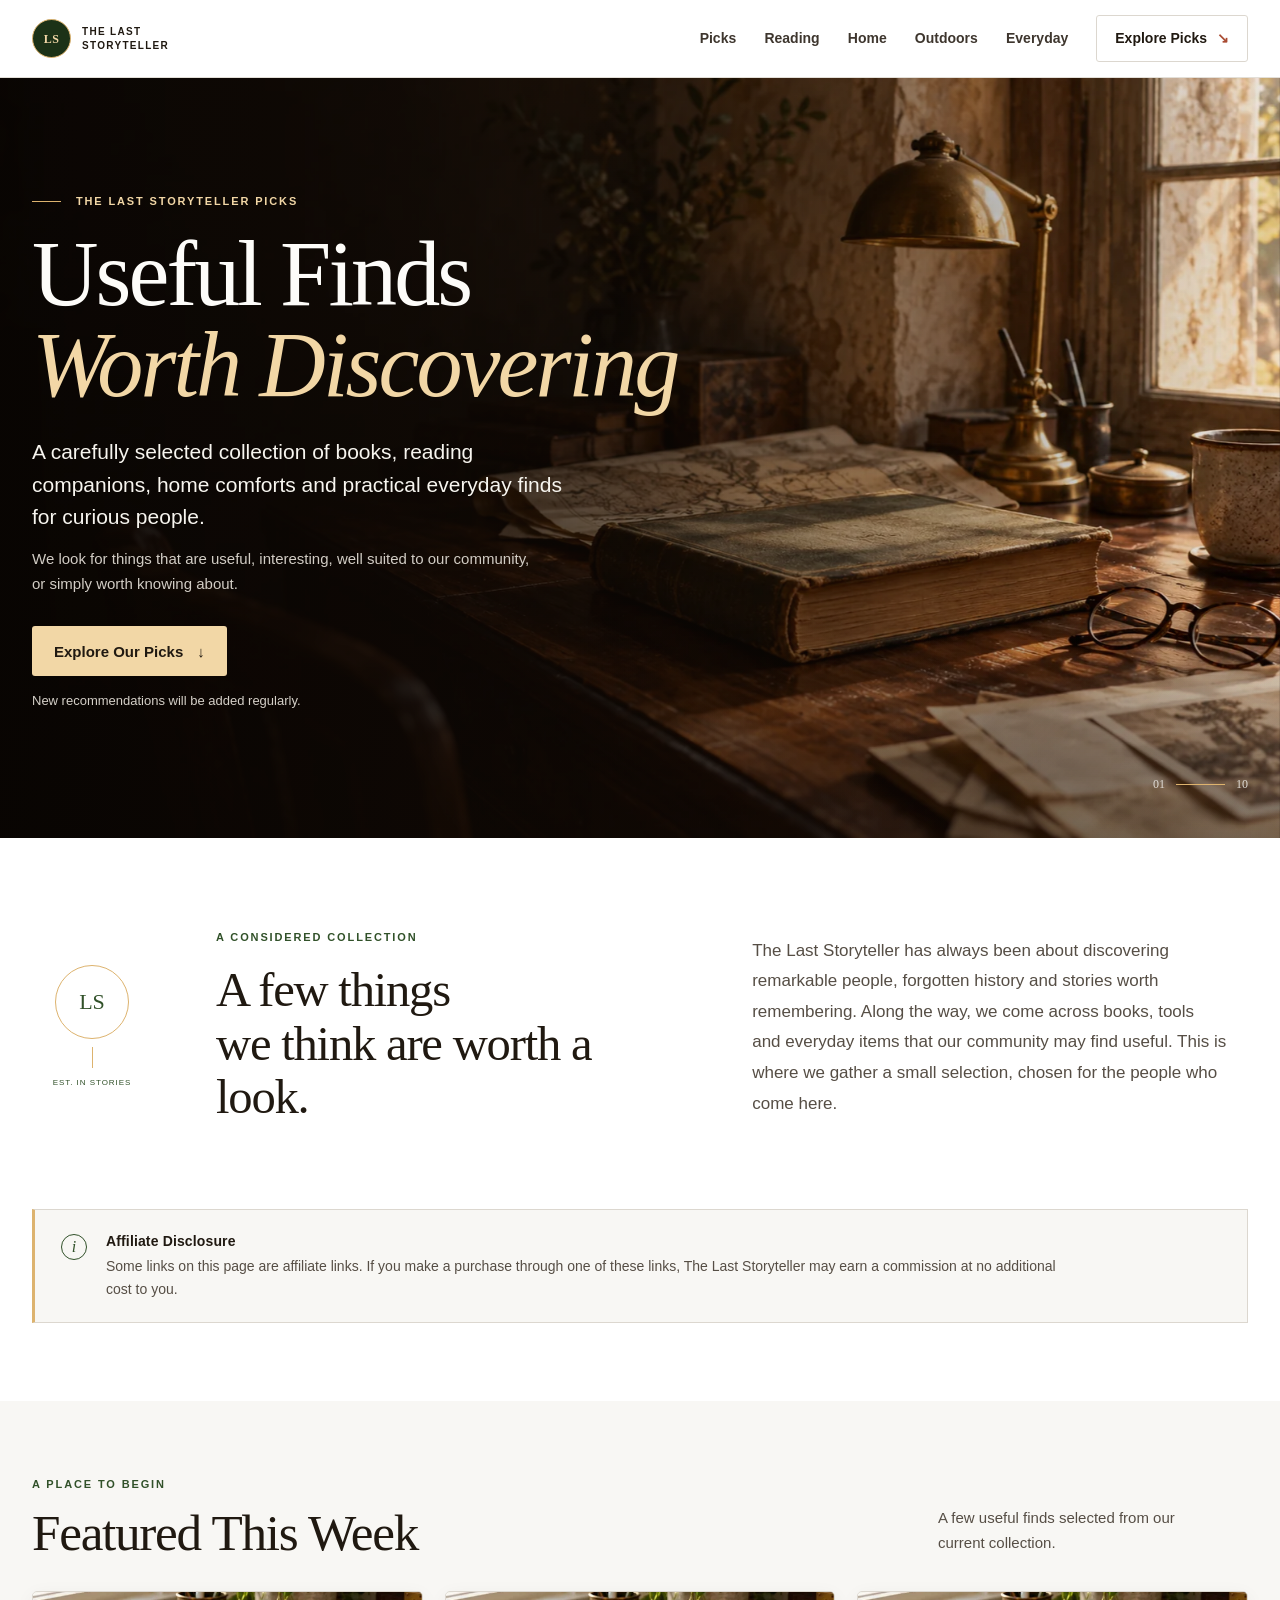
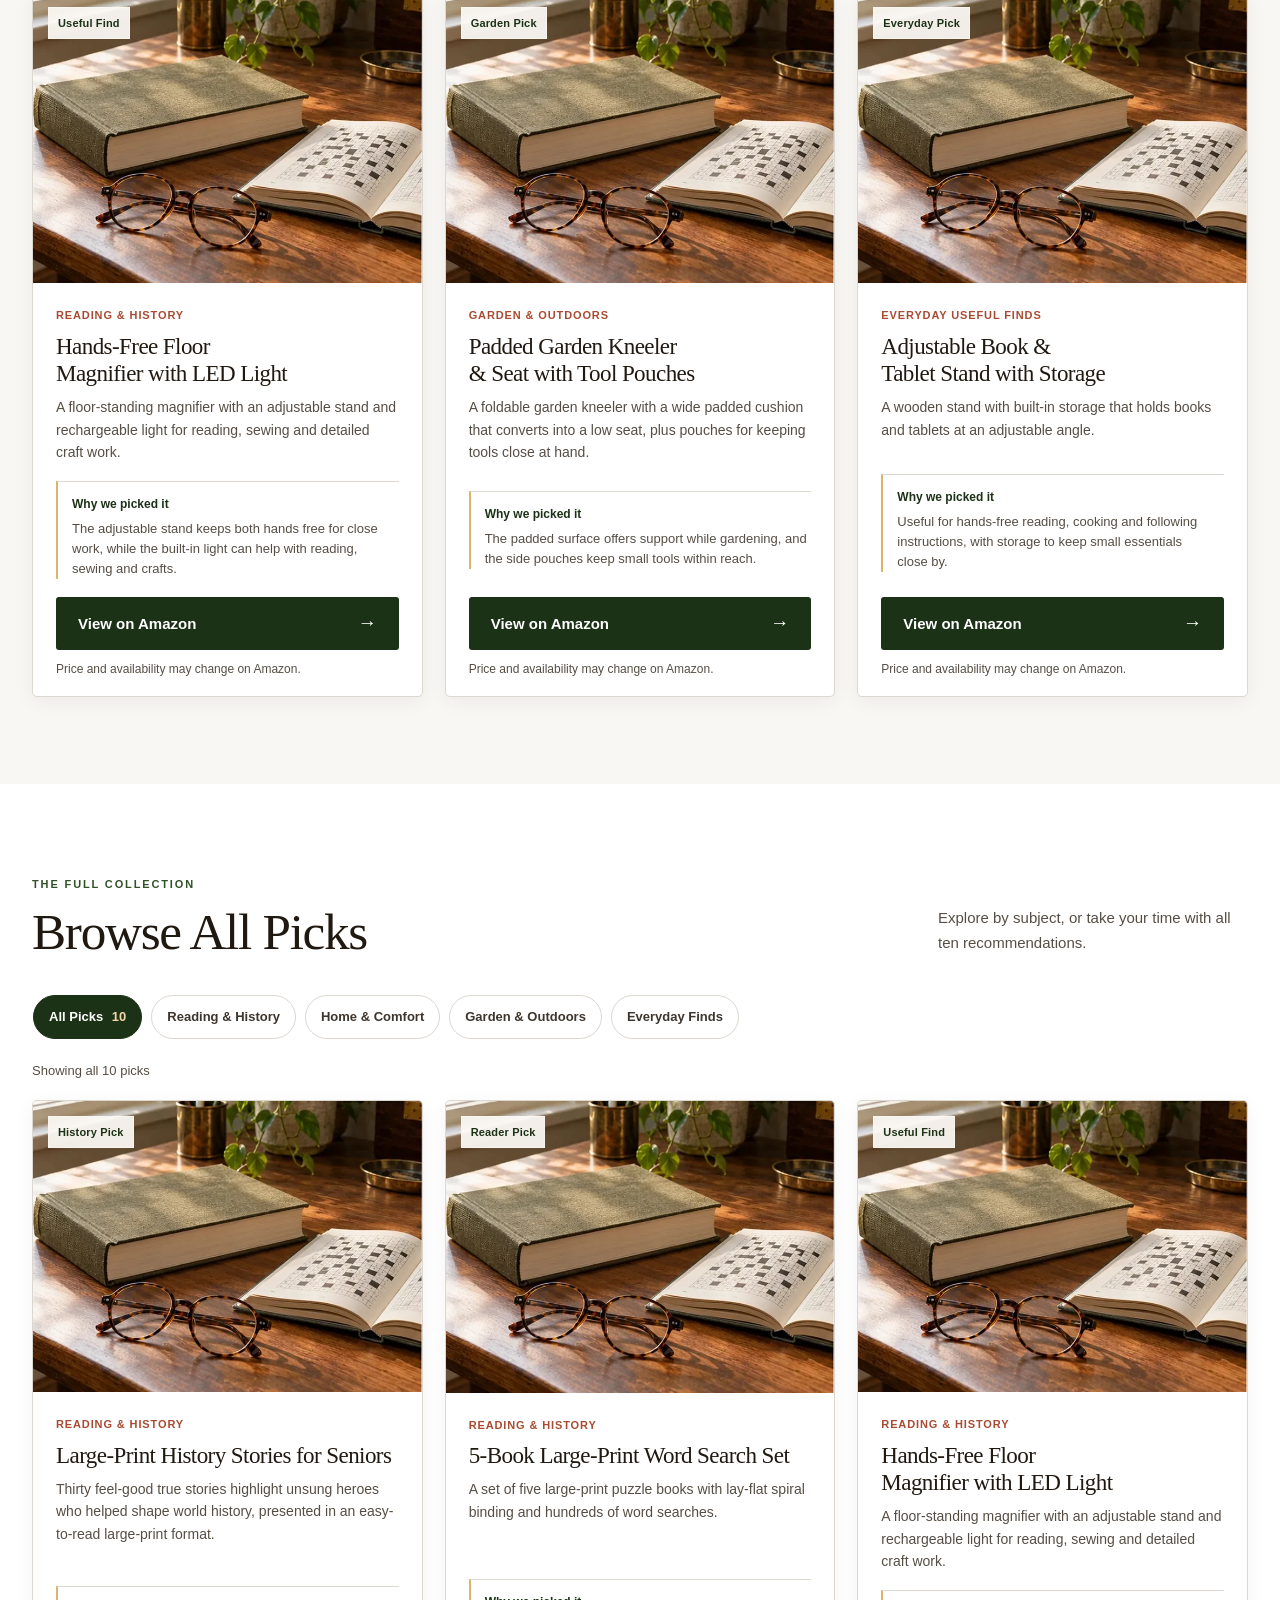
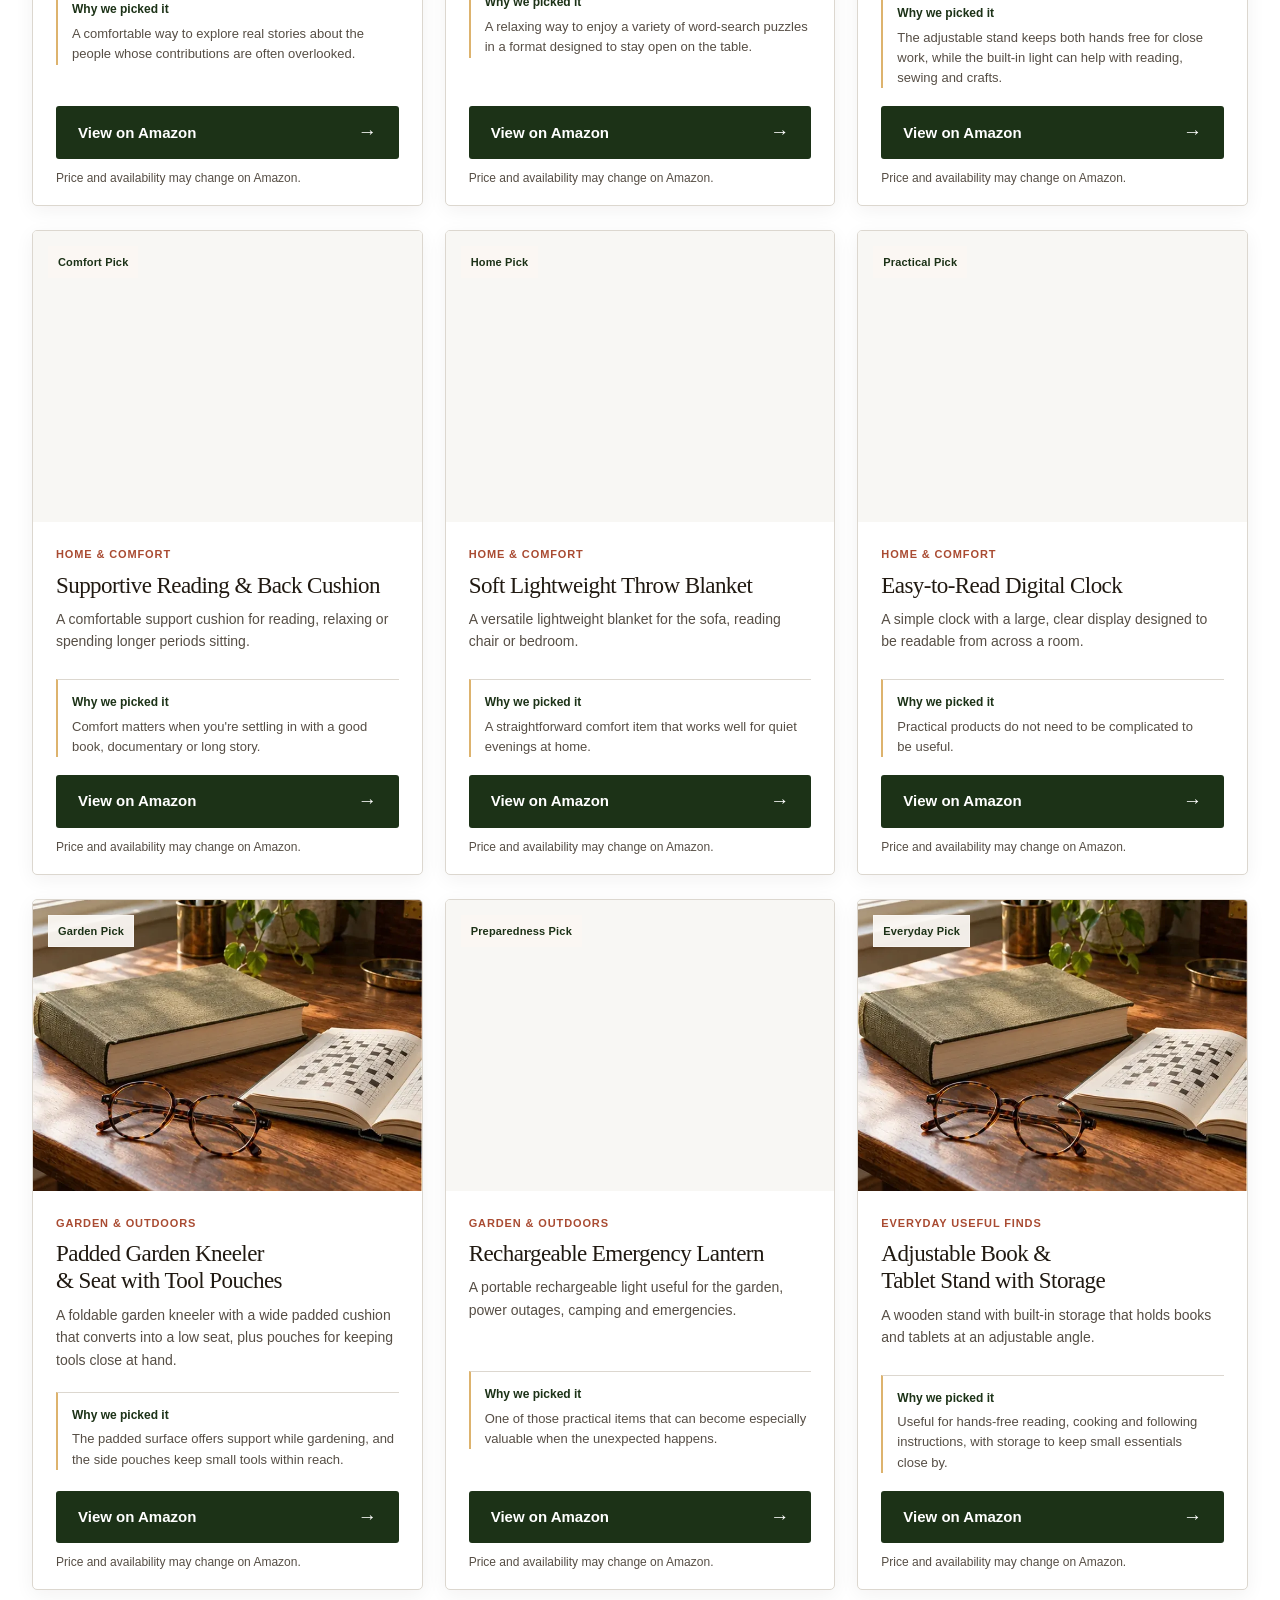
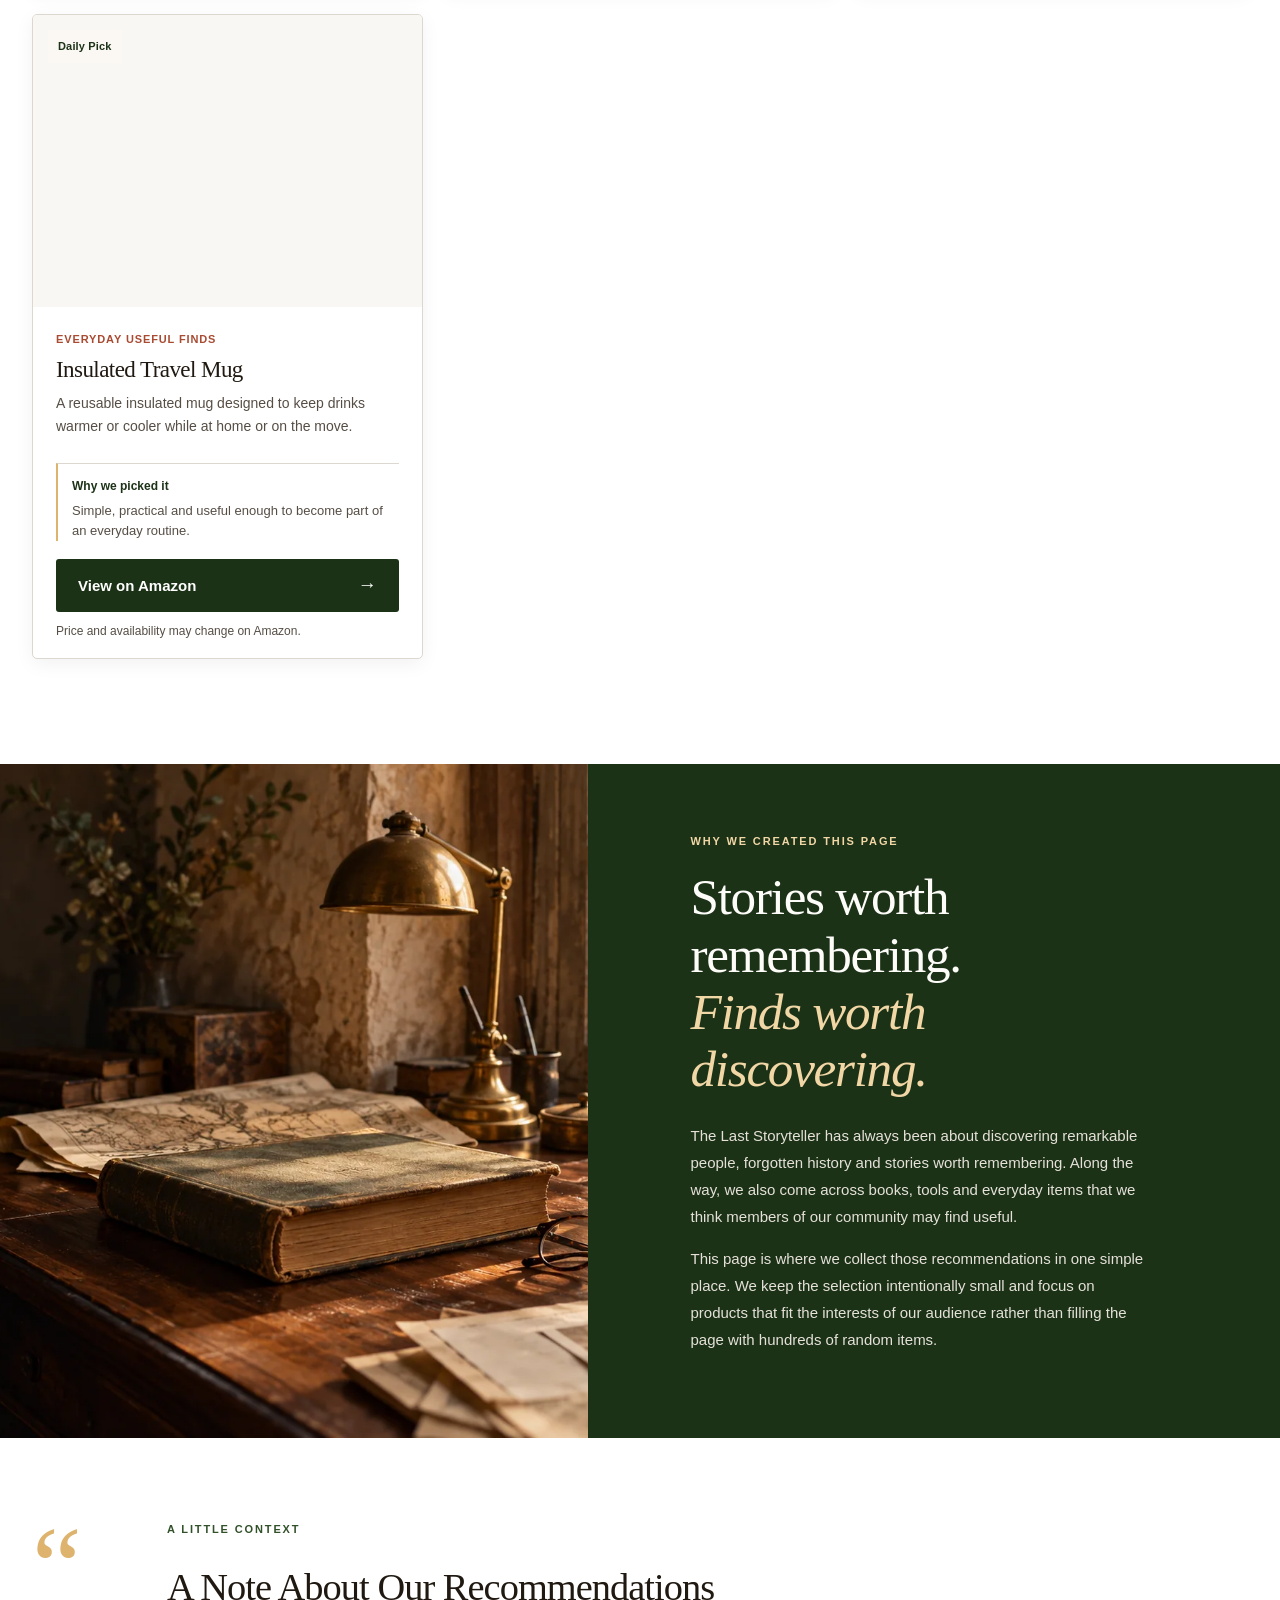
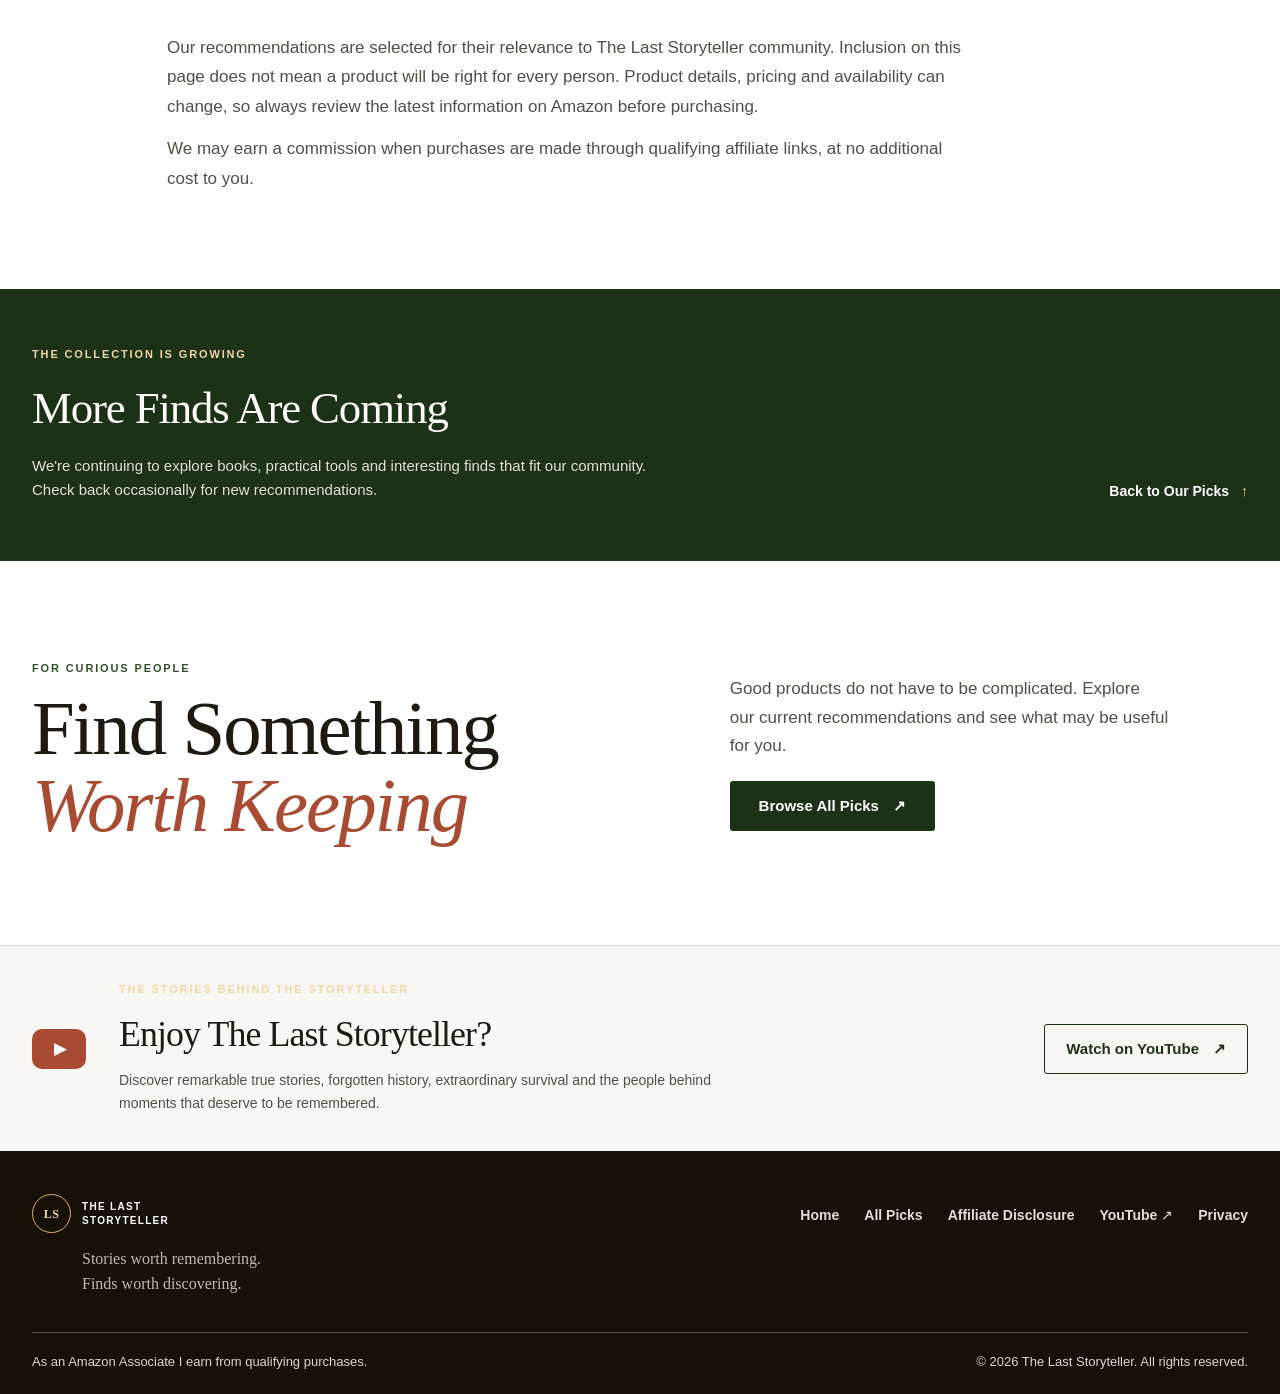
<file: index.html>
<!doctype html>
<html lang="en">
<head>
  <meta charset="utf-8">
  <meta name="viewport" content="width=device-width, initial-scale=1">
  <meta name="theme-color" content="#fbfaf7">
  <title>The Last Storyteller Picks | Useful Books, Home &amp; Everyday Finds</title>
  <meta name="description" content="Explore books, reading accessories, home comforts, garden tools and practical everyday finds selected for The Last Storyteller community.">
  <link rel="canonical" href="https://YOURDOMAIN.com/">
  <link rel="icon" href="favicon.svg" type="image/svg+xml">
  <link rel="preload" as="image" href="images/hero-banner.webp" fetchpriority="high">
  <meta property="og:title" content="The Last Storyteller Picks | Useful Finds Worth Discovering">
  <meta property="og:description" content="Books, reading companions, home comforts and practical finds selected for curious people.">
  <meta property="og:image" content="https://YOURDOMAIN.com/images/og-image.webp">
  <meta property="og:url" content="https://YOURDOMAIN.com/">
  <meta property="og:type" content="website">
  <meta name="twitter:card" content="summary_large_image">
  <meta name="twitter:title" content="The Last Storyteller Picks | Useful Finds Worth Discovering">
  <meta name="twitter:description" content="A considered collection for curious people.">
  <meta name="twitter:image" content="https://YOURDOMAIN.com/images/og-image.webp">
  <link rel="stylesheet" href="css/styles.css">
  <script type="application/ld+json" id="website-schema">{"@context":"https://schema.org","@type":"WebSite","name":"The Last Storyteller Picks","url":"https://YOURDOMAIN.com/","description":"A considered collection of useful finds for The Last Storyteller community."}</script>
  <!-- TO ADD ANALYTICS: place your consent-appropriate analytics script here. No analytics run by default. -->
</head>
<body>
  <a class="skip-link" href="#main">Skip to content</a>
  <header class="site-header">
    <div class="nav-shell">
      <a class="wordmark" href="index.html" aria-label="The Last Storyteller Picks home"><span class="wordmark-mark" aria-hidden="true">LS</span><span class="wordmark-copy">THE LAST<br>STORYTELLER</span></a>
      <button class="menu-toggle" type="button" aria-expanded="false" aria-controls="site-nav" aria-label="Open navigation"><span></span><span></span></button>
      <nav class="site-nav" id="site-nav" aria-label="Main navigation">
        <a href="#recommendations">Picks</a><a href="#recommendations" data-nav-filter="reading-history">Reading</a><a href="#recommendations" data-nav-filter="home-comfort">Home</a><a href="#recommendations" data-nav-filter="garden-outdoors">Outdoors</a><a href="#recommendations" data-nav-filter="everyday-finds">Everyday</a>
      </nav>
      <a class="nav-cta" href="#featured">Explore Picks <span aria-hidden="true">↘</span></a>
    </div>
  </header>

  <main id="main">
    <section class="hero" aria-labelledby="hero-title">
      <div class="hero-image" role="img" aria-label="A well-worn book, reading lamp and folded map on a wooden desk"></div>
      <div class="hero-shade"></div>
      <div class="hero-content wrap">
        <p class="eyebrow"><span class="eyebrow-rule"></span> The Last Storyteller Picks</p>
        <h1 id="hero-title">Useful Finds<br><em>Worth Discovering</em></h1>
        <p class="hero-lede">A carefully selected collection of books, reading companions, home comforts and practical everyday finds for curious people.</p>
        <p class="hero-note">We look for things that are useful, interesting, well suited to our community, or simply worth knowing about.</p>
        <a class="button button-gold" href="#featured">Explore Our Picks <span aria-hidden="true">↓</span></a>
        <p class="hero-footnote">New recommendations will be added regularly.</p>
      </div>
      <div class="hero-index" aria-hidden="true"><span>01</span><i></i><span>10</span></div>
    </section>

    <section class="intro-section wrap" aria-labelledby="intro-title">
      <div class="section-stamp" aria-hidden="true"><span>LS</span><i></i><small>EST. IN STORIES</small></div>
      <div class="intro-copy"><p class="eyebrow eyebrow-dark">A considered collection</p><h2 id="intro-title">A few things<br>we think are worth a look.</h2></div>
      <p class="intro-text">The Last Storyteller has always been about discovering remarkable people, forgotten history and stories worth remembering. Along the way, we come across books, tools and everyday items that our community may find useful. This is where we gather a small selection, chosen for the people who come here.</p>
    </section>

    <section class="disclosure-band wrap" id="affiliate-disclosure" aria-labelledby="disclosure-title">
      <span class="disclosure-symbol" aria-hidden="true">i</span>
      <div><h2 id="disclosure-title">Affiliate Disclosure</h2><p>Some links on this page are affiliate links. If you make a purchase through one of these links, The Last Storyteller may earn a commission at no additional cost to you.</p></div>
    </section>

    <section class="featured-section" id="featured" aria-labelledby="featured-title">
      <div class="wrap">
        <div class="section-heading"><div><p class="eyebrow eyebrow-dark">A place to begin</p><h2 id="featured-title">Featured This Week</h2></div><p>A few useful finds selected from our current collection.</p></div>
        <div class="product-grid featured-grid" id="featured-products" aria-live="polite"></div>
      </div>
    </section>

    <section class="recommendations-section wrap" id="recommendations" aria-labelledby="recommendations-title">
      <div class="section-heading"><div><p class="eyebrow eyebrow-dark">The full collection</p><h2 id="recommendations-title">Browse All Picks</h2></div><p>Explore by subject, or take your time with all ten recommendations.</p></div>
      <div class="filter-rail" role="group" aria-label="Filter recommendations by category" tabindex="0">
        <button class="filter-button is-active" type="button" data-filter="all" aria-pressed="true">All Picks <span>10</span></button>
        <button class="filter-button" type="button" data-filter="reading-history" aria-pressed="false">Reading &amp; History</button>
        <button class="filter-button" type="button" data-filter="home-comfort" aria-pressed="false">Home &amp; Comfort</button>
        <button class="filter-button" type="button" data-filter="garden-outdoors" aria-pressed="false">Garden &amp; Outdoors</button>
        <button class="filter-button" type="button" data-filter="everyday-finds" aria-pressed="false">Everyday Finds</button>
      </div>
      <div class="results-count" id="results-count" aria-live="polite">Showing all 10 picks</div>
      <div class="product-grid" id="all-products" aria-live="polite"></div>
    </section>

    <section class="story-section">
      <div class="story-image" role="img" aria-label="An old book and historical map on a warmly lit desk"></div>
      <div class="story-copy"><p class="eyebrow">Why we created this page</p><h2>Stories worth remembering.<br><em>Finds worth discovering.</em></h2><p>The Last Storyteller has always been about discovering remarkable people, forgotten history and stories worth remembering. Along the way, we also come across books, tools and everyday items that we think members of our community may find useful.</p><p>This page is where we collect those recommendations in one simple place. We keep the selection intentionally small and focus on products that fit the interests of our audience rather than filling the page with hundreds of random items.</p></div>
    </section>

    <section class="recommendation-note wrap" aria-labelledby="note-title"><div class="note-mark" aria-hidden="true">“</div><div><p class="eyebrow eyebrow-dark">A little context</p><h2 id="note-title">A Note About Our Recommendations</h2><p>Our recommendations are selected for their relevance to The Last Storyteller community. Inclusion on this page does not mean a product will be right for every person. Product details, pricing and availability can change, so always review the latest information on Amazon before purchasing.</p><p>We may earn a commission when purchases are made through qualifying affiliate links, at no additional cost to you.</p></div></section>

    <section class="coming-section"><div class="wrap coming-inner"><div><p class="eyebrow">The collection is growing</p><h2>More Finds Are Coming</h2><p>We're continuing to explore books, practical tools and interesting finds that fit our community. Check back occasionally for new recommendations.</p></div><a class="text-link text-link-light" href="#recommendations">Back to Our Picks <span aria-hidden="true">↑</span></a></div></section>

    <section class="closing-cta wrap"><div><p class="eyebrow eyebrow-dark">For curious people</p><h2>Find Something<br><em>Worth Keeping</em></h2></div><div class="closing-copy"><p>Good products do not have to be complicated. Explore our current recommendations and see what may be useful for you.</p><a class="button button-dark" href="#recommendations">Browse All Picks <span aria-hidden="true">↗</span></a></div></section>

    <section class="youtube-section"><div class="youtube-inner wrap"><div class="youtube-mark" aria-hidden="true">▶</div><div><p class="eyebrow">The stories behind the storyteller</p><h2>Enjoy The Last Storyteller?</h2><p>Discover remarkable true stories, forgotten history, extraordinary survival and the people behind moments that deserve to be remembered.</p></div><a class="button button-outline" href="YOUTUBE_CHANNEL_URL" target="_blank" rel="noopener noreferrer">Watch on YouTube <span aria-hidden="true">↗</span></a></div></section>
  </main>

  <footer class="site-footer"><div class="wrap footer-main"><div class="footer-brand"><a class="wordmark wordmark-footer" href="index.html"><span class="wordmark-mark" aria-hidden="true">LS</span><span class="wordmark-copy">THE LAST<br>STORYTELLER</span></a><p>Stories worth remembering.<br>Finds worth discovering.</p></div><div class="footer-links"><a href="index.html">Home</a><a href="#recommendations">All Picks</a><a href="#affiliate-disclosure">Affiliate Disclosure</a><a href="YOUTUBE_CHANNEL_URL" target="_blank" rel="noopener noreferrer">YouTube ↗</a><a href="privacy.html">Privacy</a></div></div><div class="wrap footer-bottom"><p>As an Amazon Associate I earn from qualifying purchases.</p><p>© <span id="current-year">2026</span> The Last Storyteller. All rights reserved.</p></div></footer>

  <script src="js/products.js"></script>
  <script src="js/app.js" defer></script>
</body>
</html>
</file>
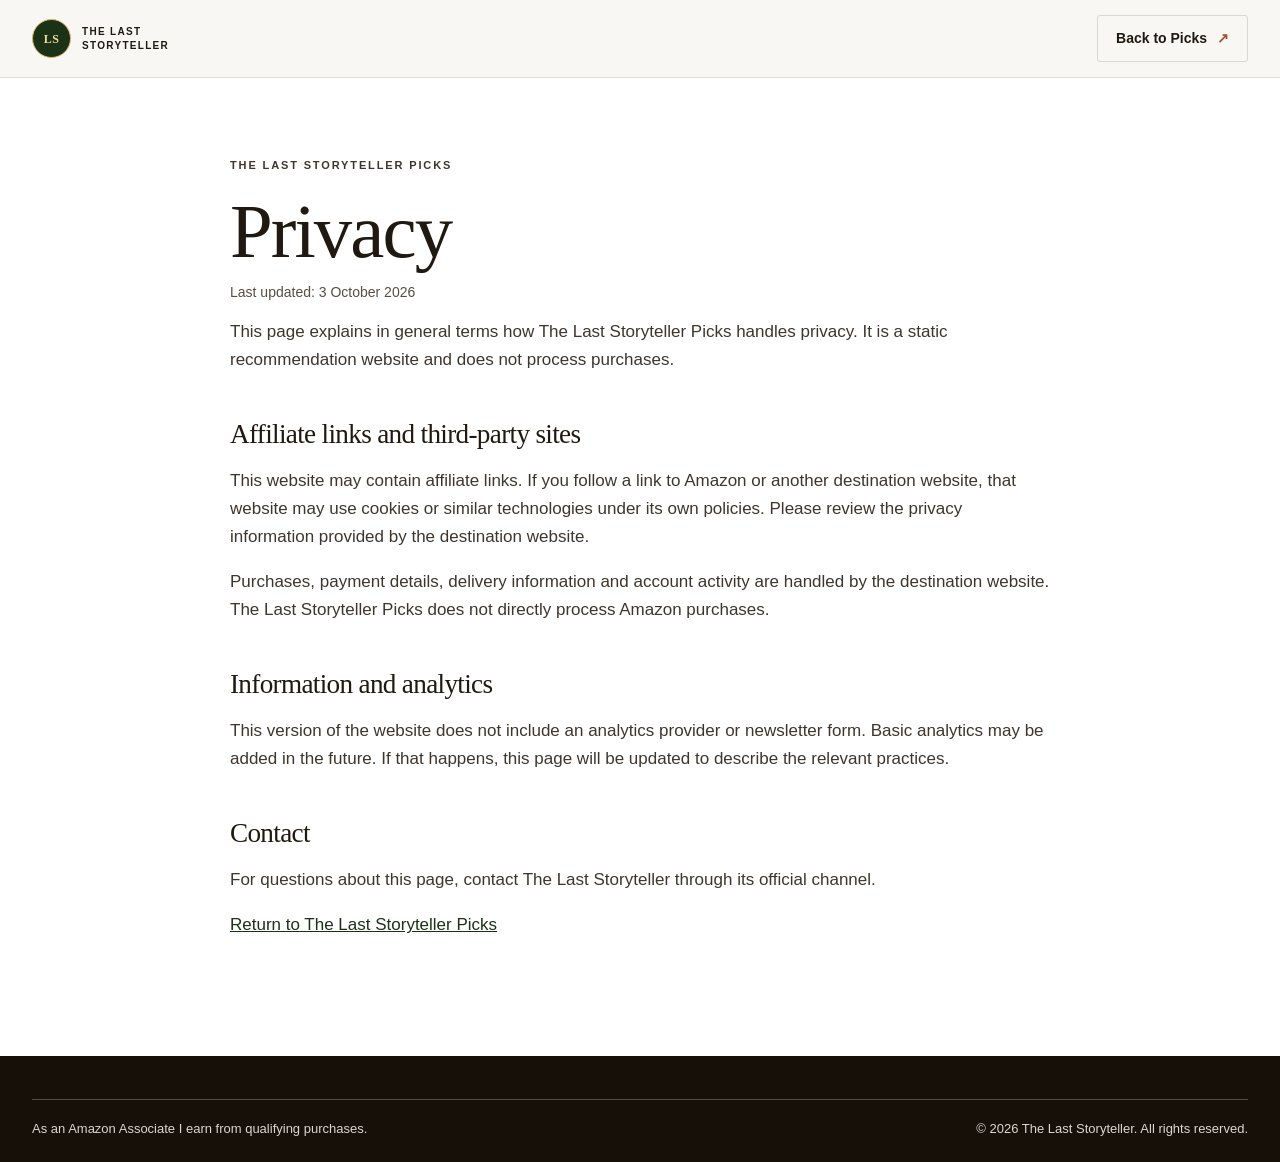
<file: privacy.html>
<!doctype html>
<html lang="en">
<head>
  <meta charset="utf-8">
  <meta name="viewport" content="width=device-width, initial-scale=1">
  <meta name="theme-color" content="#fbfaf7">
  <title>Privacy | The Last Storyteller Picks</title>
  <meta name="description" content="How The Last Storyteller Picks handles privacy and affiliate links.">
  <link rel="canonical" href="https://YOURDOMAIN.com/privacy.html">
  <link rel="icon" href="favicon.svg" type="image/svg+xml">
  <link rel="stylesheet" href="css/styles.css">
</head>
<body class="plain-page">
  <a class="skip-link" href="#main">Skip to content</a>
  <header class="site-header plain-header"><div class="nav-shell"><a class="wordmark" href="index.html" aria-label="The Last Storyteller Picks home"><span class="wordmark-mark" aria-hidden="true">LS</span><span class="wordmark-copy">THE LAST<br>STORYTELLER</span></a><a class="nav-cta" href="index.html">Back to Picks <span aria-hidden="true">↗</span></a></div></header>
  <main id="main" class="plain-content wrap">
    <p class="eyebrow eyebrow-dark">The Last Storyteller Picks</p>
    <h1>Privacy</h1>
    <p class="updated">Last updated: 3 October 2026</p>
    <p>This page explains in general terms how The Last Storyteller Picks handles privacy. It is a static recommendation website and does not process purchases.</p>
    <h2>Affiliate links and third-party sites</h2>
    <p>This website may contain affiliate links. If you follow a link to Amazon or another destination website, that website may use cookies or similar technologies under its own policies. Please review the privacy information provided by the destination website.</p>
    <p>Purchases, payment details, delivery information and account activity are handled by the destination website. The Last Storyteller Picks does not directly process Amazon purchases.</p>
    <h2>Information and analytics</h2>
    <p>This version of the website does not include an analytics provider or newsletter form. Basic analytics may be added in the future. If that happens, this page will be updated to describe the relevant practices.</p>
    <h2>Contact</h2>
    <p>For questions about this page, contact The Last Storyteller through its official channel.</p>
    <p><a href="index.html">Return to The Last Storyteller Picks</a></p>
  </main>
  <footer class="site-footer"><div class="wrap footer-bottom"><p>As an Amazon Associate I earn from qualifying purchases.</p><p>© <span id="current-year">2026</span> The Last Storyteller. All rights reserved.</p></div></footer>
  <script>document.getElementById("current-year").textContent = String(new Date().getFullYear());</script>
</body>
</html>
</file>
<file: css/styles.css>
:root {
  color-scheme: light;
  --ink: oklch(0.22 0.018 70);
  --ink-soft: oklch(0.34 0.018 70);
  --muted: oklch(0.43 0.018 70);
  --paper: oklch(1 0 0);
  --paper-soft: oklch(0.975 0.004 90);
  --line: oklch(0.88 0.012 80);
  --green: oklch(0.40 0.075 140);
  --green-deep: oklch(0.29 0.055 140);
  --gold: oklch(0.79 0.10 79);
  --gold-light: oklch(0.89 0.07 82);
  --rust: oklch(0.53 0.13 36);
  --white: oklch(0.99 0.004 90);
  --serif: Georgia, "Times New Roman", serif;
  --sans: -apple-system, BlinkMacSystemFont, "Segoe UI", Arial, sans-serif;
  --content: 1240px;
  --ease-out: cubic-bezier(.16, 1, .3, 1);
}

* { box-sizing: border-box; }
html { scroll-behavior: smooth; scroll-padding-top: 88px; }
body { margin: 0; background: var(--paper); color: var(--ink); font-family: var(--sans); font-size: 17px; line-height: 1.65; -webkit-font-smoothing: antialiased; }
img { display: block; max-width: 100%; }
a { color: inherit; }
button { font: inherit; }
h1, h2, h3, p { margin-top: 0; }
h1, h2, h3 { font-family: var(--serif); font-weight: 500; letter-spacing: -.025em; text-wrap: balance; }
p { text-wrap: pretty; }
.wrap { width: min(calc(100% - 64px), var(--content)); margin-inline: auto; }
.skip-link { position: fixed; z-index: 20; top: 10px; left: 10px; transform: translateY(-160%); padding: 12px 18px; color: white; background: var(--green-deep); border-radius: 3px; }
.skip-link:focus { transform: none; }
:focus-visible { outline: 3px solid var(--rust); outline-offset: 4px; }

.site-header { position: sticky; top: 0; z-index: 10; height: 78px; background: color-mix(in oklch, var(--paper) 95%, transparent); border-bottom: 1px solid color-mix(in oklch, var(--line) 80%, transparent); backdrop-filter: blur(14px); }
.nav-shell { width: min(calc(100% - 64px), 1360px); height: 100%; margin: auto; display: flex; align-items: center; justify-content: space-between; gap: 28px; }
.wordmark { display: inline-flex; align-items: center; gap: 11px; text-decoration: none; flex: 0 0 auto; }
.wordmark-mark { display: grid; place-items: center; width: 39px; height: 39px; color: var(--gold-light); background: var(--green-deep); border: 1px solid var(--gold); border-radius: 50%; font: 600 12px/1 var(--serif); letter-spacing: .03em; }
.wordmark-copy { font-size: 10px; font-weight: 700; letter-spacing: .13em; line-height: 1.4; }
.site-nav { display: flex; align-items: center; gap: clamp(18px, 2.2vw, 34px); margin-left: auto; }
.site-nav a, .footer-links a { text-decoration: none; font-size: 14px; font-weight: 550; color: var(--ink-soft); transition: color .2s ease; }
.site-nav a:hover, .footer-links a:hover { color: var(--rust); }
.nav-cta { padding: 11px 18px; border: 1px solid var(--line); border-radius: 3px; text-decoration: none; font-size: 14px; font-weight: 650; transition: background .2s, color .2s; }
.nav-cta:hover { background: var(--green-deep); color: white; }
.nav-cta span { color: var(--rust); padding-left: 6px; }
.menu-toggle { display: none; }

.hero { position: relative; min-height: 690px; min-height: min(760px, calc(100svh - 78px)); overflow: hidden; display: flex; align-items: center; color: var(--white); background: oklch(.19 .02 68); }
.hero-image, .hero-shade { position: absolute; inset: 0; }
.hero-image { background: url("../images/hero-banner.webp") center 58% / cover no-repeat; animation: hero-arrive 1.2s var(--ease-out) both; }
.hero-shade { background: linear-gradient(90deg, oklch(.12 .014 65 / .94) 0%, oklch(.14 .015 65 / .86) 32%, oklch(.16 .018 65 / .44) 60%, oklch(.16 .018 65 / .06) 100%), linear-gradient(0deg, oklch(.13 .015 65 / .45), transparent 30%); }
.hero-content { position: relative; z-index: 1; padding-block: 96px 106px; }
.eyebrow { margin: 0 0 19px; color: var(--gold-light); font-size: 11px; line-height: 1.4; text-transform: uppercase; letter-spacing: .17em; font-weight: 700; }
.eyebrow-rule { display: inline-block; width: 29px; height: 1px; margin: 0 10px 3px 0; background: var(--gold); }
.eyebrow-dark { color: var(--green); }
.hero h1 { max-width: 690px; margin: 0 0 25px; font-size: clamp(3.2rem, 7.2vw, 6rem); line-height: .99; letter-spacing: -.032em; }
.hero h1 em, .closing-cta h2 em, .story-copy h2 em { color: var(--gold-light); font-weight: 400; }
.hero-lede { max-width: 545px; margin-bottom: 13px; font-size: clamp(18px, 1.8vw, 21px); line-height: 1.55; color: oklch(.97 .008 85); }
.hero-note { max-width: 500px; margin-bottom: 30px; font-size: 15px; color: oklch(.85 .012 80); }
.button { display: inline-flex; align-items: center; justify-content: center; gap: 14px; min-height: 50px; padding: 13px 21px; border: 1px solid transparent; border-radius: 3px; text-decoration: none; font-size: 15px; font-weight: 700; line-height: 1.3; transition: transform .22s var(--ease-out), background-color .2s, color .2s, border-color .2s; }
.button:hover { transform: translateY(-2px); }
.button-gold { color: var(--ink); background: var(--gold-light); }
.button-gold:hover { background: white; }
.hero-footnote { margin: 14px 0 0; color: oklch(.86 .012 80); font-size: 13px; }
.hero-index { position: absolute; right: max(32px, calc((100vw - 1360px)/2)); bottom: 48px; display: flex; align-items: center; gap: 11px; color: oklch(.9 .01 80); font: 12px/1 var(--serif); }
.hero-index i { display: block; width: 49px; height: 1px; background: var(--gold); }

.intro-section { display: grid; grid-template-columns: 120px 1fr 1.05fr; align-items: center; gap: clamp(32px, 5vw, 76px); padding-block: 92px 84px; }
.section-stamp { display: flex; flex-direction: column; align-items: center; gap: 8px; color: var(--green); }
.section-stamp span { display: grid; place-items: center; width: 74px; height: 74px; border: 1px solid var(--gold); border-radius: 50%; font: 22px/1 var(--serif); }
.section-stamp i { width: 1px; height: 21px; background: var(--gold); }
.section-stamp small { font-size: 8px; letter-spacing: .12em; }
.intro-copy h2 { margin: 0; font-size: clamp(2.05rem, 3.8vw, 3.6rem); line-height: 1.1; }
.intro-text { max-width: 505px; margin: 0; color: var(--muted); line-height: 1.8; }
.disclosure-band { display: flex; align-items: flex-start; gap: 19px; padding: 22px 26px; border: 1px solid var(--line); border-left: 3px solid var(--gold); background: var(--paper-soft); }
.disclosure-symbol { flex: 0 0 auto; display: grid; place-items: center; width: 26px; height: 26px; margin-top: 2px; border: 1px solid var(--green); border-radius: 50%; color: var(--green); font: italic 16px/1 var(--serif); }
.disclosure-band h2 { margin-bottom: 4px; font: 700 14px/1.4 var(--sans); letter-spacing: .01em; }
.disclosure-band p { max-width: 970px; margin: 0; color: var(--muted); font-size: 14px; line-height: 1.6; }

.featured-section { margin-top: 78px; padding: 76px 0 87px; background: var(--paper-soft); }
.section-heading { display: flex; align-items: end; justify-content: space-between; gap: 30px; margin-bottom: 31px; }
.section-heading .eyebrow { margin-bottom: 12px; }
.section-heading h2 { margin: 0; font-size: clamp(2.2rem, 4vw, 3.5rem); line-height: 1.08; }
.section-heading > p { max-width: 310px; margin: 0 0 4px; color: var(--muted); font-size: 15px; }
.product-grid { display: grid; grid-template-columns: repeat(3, minmax(0, 1fr)); align-items: stretch; gap: 22px; }
.product-card { min-width: 0; display: flex; flex-direction: column; overflow: hidden; border: 1px solid var(--line); border-radius: 5px; background: var(--paper); box-shadow: 0 5px 19px oklch(.23 .02 70 / .055); transition: transform .3s var(--ease-out), box-shadow .3s var(--ease-out); }
.product-card:hover { transform: translateY(-4px); box-shadow: 0 12px 28px oklch(.23 .02 70 / .11); }
.product-figure { position: relative; aspect-ratio: 4 / 3; overflow: hidden; background: var(--paper-soft); }
.product-figure-pending { background: var(--paper-soft); }
.product-figure img { width: 100%; height: 100%; object-fit: cover; transition: transform .6s var(--ease-out); }
.product-card:hover .product-figure img { transform: scale(1.035); }
.product-badge { position: absolute; top: 15px; left: 15px; padding: 6px 9px; border: 1px solid oklch(.98 .006 80 / .7); background: oklch(.98 .006 80 / .94); color: var(--green-deep); font-size: 11px; font-weight: 700; letter-spacing: .015em; }
.product-body { flex: 1; display: flex; flex-direction: column; align-items: flex-start; padding: 23px 23px 18px; }
.product-category { margin: 0 0 8px; color: var(--rust); font-size: 11px; font-weight: 700; letter-spacing: .08em; text-transform: uppercase; }
.product-title { margin: 0 0 9px; font-size: clamp(1.32rem, 1.8vw, 1.65rem); line-height: 1.18; }
.product-description { min-height: 54px; margin-bottom: 17px; color: var(--muted); font-size: 14px; line-height: 1.62; }
.why-picked { width: 100%; margin-top: auto; margin-bottom: 18px; padding: 13px 0 0 14px; border-top: 1px solid var(--line); border-left: 2px solid var(--gold); }
.why-label { margin: 0 0 4px; color: var(--green-deep); font-size: 12px; font-weight: 700; }
.why-copy { margin: 0; color: var(--muted); font-size: 13px; line-height: 1.55; }
.product-action { width: 100%; justify-content: space-between; margin-top: auto; }
.button-dark { color: white; background: var(--green-deep); }
.button-dark:hover { background: var(--rust); }
.product-action.is-placeholder { cursor: pointer; }
.product-action.is-placeholder:hover { transform: none; background: var(--green-deep); }
.button-arrow { font-size: 19px; font-weight: 400; }
.price-note, .link-status { width: 100%; margin: 10px 0 0; color: var(--muted); font-size: 12px; line-height: 1.5; }
.link-status { color: var(--rust); font-weight: 650; }
.link-status[hidden] { display: none; }

.recommendations-section { padding-block: 93px 105px; }
.filter-rail { display: flex; align-items: center; gap: 9px; overflow-x: auto; padding: 4px 1px 13px; scrollbar-width: thin; scrollbar-color: var(--line) transparent; }
.filter-button { flex: 0 0 auto; min-height: 44px; padding: 10px 15px; border: 1px solid var(--line); border-radius: 99px; color: var(--ink-soft); background: var(--paper); font-size: 13px; font-weight: 620; cursor: pointer; transition: color .2s, background .2s, border-color .2s; }
.filter-button:hover { border-color: var(--green); }
.filter-button.is-active { color: white; border-color: var(--green-deep); background: var(--green-deep); }
.filter-button span { margin-left: 5px; color: var(--gold-light); }
.results-count { margin: 8px 0 19px; color: var(--muted); font-size: 13px; }
.recommendations-section .product-grid { row-gap: 24px; }

.story-section { min-height: 440px; display: grid; grid-template-columns: minmax(320px, .85fr) 1fr; background: var(--green-deep); color: var(--white); }
.story-image { min-height: 440px; background: url("../images/hero-banner.webp") 75% 59% / cover no-repeat; }
.story-copy { align-self: center; max-width: 660px; padding: 70px clamp(40px, 8vw, 125px); }
.story-copy h2 { margin: 0 0 24px; font-size: clamp(2.25rem, 4vw, 3.6rem); line-height: 1.12; }
.story-copy > p:not(.eyebrow) { color: oklch(.91 .012 85); font-size: 15px; line-height: 1.8; }
.recommendation-note { display: grid; grid-template-columns: 110px 1fr; gap: 25px; padding-block: 84px; }
.note-mark { color: var(--gold); font: 112px/.8 var(--serif); }
.recommendation-note h2 { margin-bottom: 13px; font-size: clamp(1.85rem, 3vw, 2.75rem); }
.recommendation-note p:not(.eyebrow) { max-width: 810px; margin-bottom: 12px; color: var(--muted); line-height: 1.75; }

.coming-section { padding-block: 58px; background: var(--green-deep); color: var(--white); }
.coming-inner { display: flex; align-items: end; justify-content: space-between; gap: 34px; }
.coming-section .eyebrow { margin-bottom: 9px; }
.coming-section h2 { margin: 0 0 8px; font-size: clamp(2rem, 3.5vw, 3rem); }
.coming-section p:not(.eyebrow) { max-width: 650px; margin: 0; color: oklch(.91 .012 85); font-size: 15px; }
.text-link { white-space: nowrap; text-decoration: none; font-size: 14px; font-weight: 700; }
.text-link span { margin-left: 8px; color: var(--gold-light); }
.text-link-light { color: white; }
.closing-cta { display: grid; grid-template-columns: 1fr .8fr; align-items: center; gap: 50px; padding-block: 100px; }
.closing-cta .eyebrow { margin-bottom: 15px; }
.closing-cta h2 { margin: 0; font-size: clamp(3rem, 6vw, 5rem); line-height: 1; }
.closing-cta h2 em { color: var(--rust); }
.closing-copy p { max-width: 460px; margin-bottom: 21px; color: var(--muted); }
.closing-copy .button { min-width: 205px; }
.youtube-section { background: var(--paper-soft); border-top: 1px solid var(--line); }
.youtube-inner { min-height: 205px; display: grid; grid-template-columns: 62px 1fr auto; align-items: center; gap: 25px; padding-block: 35px; }
.youtube-mark { display: grid; place-items: center; width: 54px; height: 40px; padding-left: 3px; border-radius: 10px; color: white; background: var(--rust); font-size: 17px; }
.youtube-inner .eyebrow { margin-bottom: 8px; }
.youtube-inner h2 { margin: 0 0 5px; font-size: clamp(1.65rem, 2.8vw, 2.5rem); }
.youtube-inner p:not(.eyebrow) { max-width: 630px; margin: 0; color: var(--muted); font-size: 14px; }
.button-outline { border-color: var(--green-deep); color: var(--green-deep); background: transparent; }
.button-outline:hover { color: white; background: var(--green-deep); }

.site-footer { padding-top: 43px; color: oklch(.94 .01 80); background: oklch(.18 .018 68); }
.footer-main { display: flex; justify-content: space-between; align-items: start; gap: 40px; padding-bottom: 35px; }
.wordmark-footer .wordmark-mark { color: var(--gold-light); background: transparent; }
.wordmark-footer .wordmark-copy { color: white; }
.footer-brand p { margin: 14px 0 0 50px; color: oklch(.79 .012 80); font: 16px/1.55 var(--serif); }
.footer-links { display: flex; flex-wrap: wrap; justify-content: end; gap: 17px 25px; max-width: 570px; padding-top: 10px; }
.footer-links a { color: oklch(.9 .01 80); }
.footer-links a:hover { color: var(--gold-light); }
.footer-bottom { display: flex; justify-content: space-between; gap: 25px; padding-block: 18px 22px; border-top: 1px solid oklch(.42 .015 70); }
.footer-bottom p { margin: 0; color: oklch(.88 .01 80); font-size: 13px; }

.plain-page { min-height: 100vh; display: flex; flex-direction: column; }
.plain-page main { flex: 1; }
.plain-header { background: var(--paper-soft); }
.plain-content { max-width: 820px; padding-block: 80px 100px; }
.plain-content h1 { margin-bottom: 8px; font-size: clamp(2.8rem, 7vw, 4.8rem); line-height: 1.05; }
.plain-content .updated { color: var(--muted); font-size: 14px; }
.plain-content h2 { margin-top: 38px; margin-bottom: 10px; font-size: 1.7rem; }
.plain-content p, .plain-content li { color: var(--ink-soft); }
.plain-content a { color: var(--green-deep); }
.not-found { min-height: 62vh; display: grid; place-items: center; text-align: center; }
.not-found-inner { max-width: 660px; padding: 50px 0; }
.not-found h1 { font-size: clamp(2.7rem, 6vw, 4.5rem); }
.not-found p { color: var(--muted); }

@keyframes hero-arrive { from { transform: scale(1.035); opacity: .7; } to { transform: scale(1); opacity: 1; } }
@media (max-width: 980px) {
  .wrap, .nav-shell { width: min(calc(100% - 44px), var(--content)); }
  .site-nav { gap: 14px; }
  .site-nav a { font-size: 13px; }
  .nav-cta { padding-inline: 13px; }
  .intro-section { grid-template-columns: 82px 1fr 1fr; gap: 27px; }
  .section-stamp span { width: 64px; height: 64px; }
  .product-grid { grid-template-columns: repeat(2, minmax(0, 1fr)); }
  .featured-grid { grid-template-columns: repeat(3, minmax(0, 1fr)); gap: 14px; }
  .featured-grid .product-body { padding: 18px 16px 15px; }
  .featured-grid .product-title { font-size: 1.35rem; }
  .featured-grid .product-description { min-height: 0; }
  .story-copy { padding-inline: 48px; }
}
@media (max-width: 760px) {
  html { scroll-padding-top: 68px; }
  body { font-size: 16px; }
  .wrap, .nav-shell { width: min(calc(100% - 36px), var(--content)); }
  .site-header { height: 68px; }
  .wordmark-mark { width: 35px; height: 35px; }
  .menu-toggle { width: 44px; height: 44px; margin-left: auto; display: flex; flex-direction: column; align-items: center; justify-content: center; gap: 6px; border: 1px solid var(--line); border-radius: 3px; color: var(--ink); background: transparent; cursor: pointer; }
  .menu-toggle span { width: 18px; height: 1.5px; background: currentColor; transition: transform .2s ease; }
  .menu-toggle[aria-expanded="true"] span:first-child { transform: translateY(3.75px) rotate(45deg); }
  .menu-toggle[aria-expanded="true"] span:last-child { transform: translateY(-3.75px) rotate(-45deg); }
  .site-nav { position: absolute; top: calc(100% + 1px); left: 0; right: 0; display: none; flex-direction: column; align-items: stretch; gap: 0; padding: 8px 18px 15px; border-bottom: 1px solid var(--line); background: var(--paper); box-shadow: 0 12px 18px oklch(.2 .02 70 / .08); }
  .site-nav.is-open { display: flex; }
  .site-nav a { padding: 11px 2px; font-size: 15px; }
  .nav-cta { font-size: 13px; padding: 9px 11px; }
  .nav-cta span { display: none; }
  .hero { min-height: 650px; min-height: min(770px, calc(100svh - 68px)); align-items: end; }
  .hero-image { background-position: 64% center; }
  .hero-shade { background: linear-gradient(90deg, oklch(.12 .014 65 / .85), oklch(.13 .015 65 / .49) 80%), linear-gradient(0deg, oklch(.12 .014 65 / .82), transparent 85%); }
  .hero-content { padding-block: 78px 93px; }
  .hero h1 { max-width: 550px; font-size: clamp(3.15rem, 12.4vw, 5.3rem); }
  .hero-lede { max-width: 520px; font-size: 18px; }
  .hero-note { font-size: 14px; }
  .hero-index { right: 18px; bottom: 23px; }
  .intro-section { grid-template-columns: 60px 1fr; gap: 18px 21px; padding-block: 63px 54px; }
  .section-stamp { grid-row: span 2; }
  .section-stamp span { width: 54px; height: 54px; font-size: 18px; }
  .section-stamp small { font-size: 7px; letter-spacing: .04em; }
  .intro-copy h2 { font-size: clamp(2rem, 7.5vw, 2.8rem); }
  .intro-copy .eyebrow { margin-bottom: 9px; }
  .intro-text { grid-column: 2; font-size: 15px; }
  .disclosure-band { gap: 13px; padding: 18px 15px; }
  .disclosure-band p { font-size: 13px; }
  .featured-section { margin-top: 53px; padding-block: 55px 60px; }
  .section-heading { display: block; margin-bottom: 24px; }
  .section-heading > p { max-width: 500px; margin-top: 11px; font-size: 14px; }
  .section-heading h2 { font-size: clamp(2.15rem, 8vw, 3rem); }
  .product-grid, .featured-grid { grid-template-columns: 1fr; gap: 18px; }
  .product-card { display: grid; grid-template-columns: 40% 1fr; }
  .product-figure { min-height: 100%; aspect-ratio: auto; }
  .product-badge { top: 9px; left: 9px; font-size: 10px; padding: 5px 7px; }
  .product-body, .featured-grid .product-body { padding: 17px 16px 14px; }
  .product-category { font-size: 10px; margin-bottom: 6px; }
  .product-title, .featured-grid .product-title { font-size: clamp(1.28rem, 5vw, 1.65rem); }
  .product-description { min-height: 0; margin-bottom: 12px; font-size: 13px; }
  .why-picked { margin-bottom: 13px; padding-top: 10px; }
  .why-copy { font-size: 12px; }
  .product-action { min-height: 45px; padding: 11px 13px; font-size: 13px; }
  .price-note, .link-status { font-size: 11px; }
  .recommendations-section { padding-block: 66px 72px; }
  .filter-rail { margin-right: -18px; padding-right: 18px; }
  .filter-button { min-height: 42px; padding-inline: 13px; font-size: 12px; }
  .story-section { grid-template-columns: 1fr; }
  .story-image { min-height: 270px; background-position: 70% 60%; }
  .story-copy { padding: 48px 25px 55px; }
  .story-copy h2 { font-size: clamp(2.15rem, 8vw, 3rem); }
  .story-copy > p:not(.eyebrow) { font-size: 14px; }
  .recommendation-note { grid-template-columns: 50px 1fr; gap: 18px; padding-block: 58px; }
  .note-mark { font-size: 68px; }
  .recommendation-note h2 { font-size: 1.9rem; }
  .recommendation-note p:not(.eyebrow) { font-size: 14px; }
  .coming-section { padding-block: 43px; }
  .coming-inner { align-items: start; flex-direction: column; gap: 17px; }
  .coming-section p:not(.eyebrow) { font-size: 14px; }
  .closing-cta { grid-template-columns: 1fr; gap: 22px; padding-block: 66px; }
  .closing-cta h2 { font-size: clamp(3rem, 12vw, 4.3rem); }
  .youtube-inner { grid-template-columns: 48px 1fr; gap: 15px; padding-block: 30px; }
  .youtube-mark { width: 44px; height: 34px; font-size: 15px; }
  .youtube-inner .button { grid-column: 2; justify-self: start; margin-top: 4px; }
  .footer-main { flex-direction: column; gap: 23px; }
  .footer-links { justify-content: start; gap: 12px 19px; padding-top: 0; }
  .footer-bottom { flex-direction: column; gap: 7px; }
  .plain-content { padding-block: 60px 75px; }
}
@media (max-width: 430px) {
  .wrap, .nav-shell { width: calc(100% - 30px); }
  .wordmark-copy { font-size: 9px; }
  .nav-cta { padding-inline: 9px; font-size: 12px; }
  .hero { min-height: 670px; }
  .hero-content { padding-block: 68px 84px; }
  .hero h1 { font-size: clamp(2.85rem, 13.5vw, 3.65rem); }
  .product-card { grid-template-columns: 36% 1fr; }
  .product-body, .featured-grid .product-body { padding: 14px 12px 12px; }
  .product-title, .featured-grid .product-title { font-size: 1.25rem; }
  .product-description { font-size: 12px; line-height: 1.5; }
  .why-copy { font-size: 11px; line-height: 1.45; }
  .button.product-action { gap: 5px; padding-inline: 10px; font-size: 12px; }
}
@media (prefers-reduced-motion: reduce) {
  *, *::before, *::after { scroll-behavior: auto !important; animation-duration: .01ms !important; animation-iteration-count: 1 !important; transition-duration: .01ms !important; }
}
</file>
